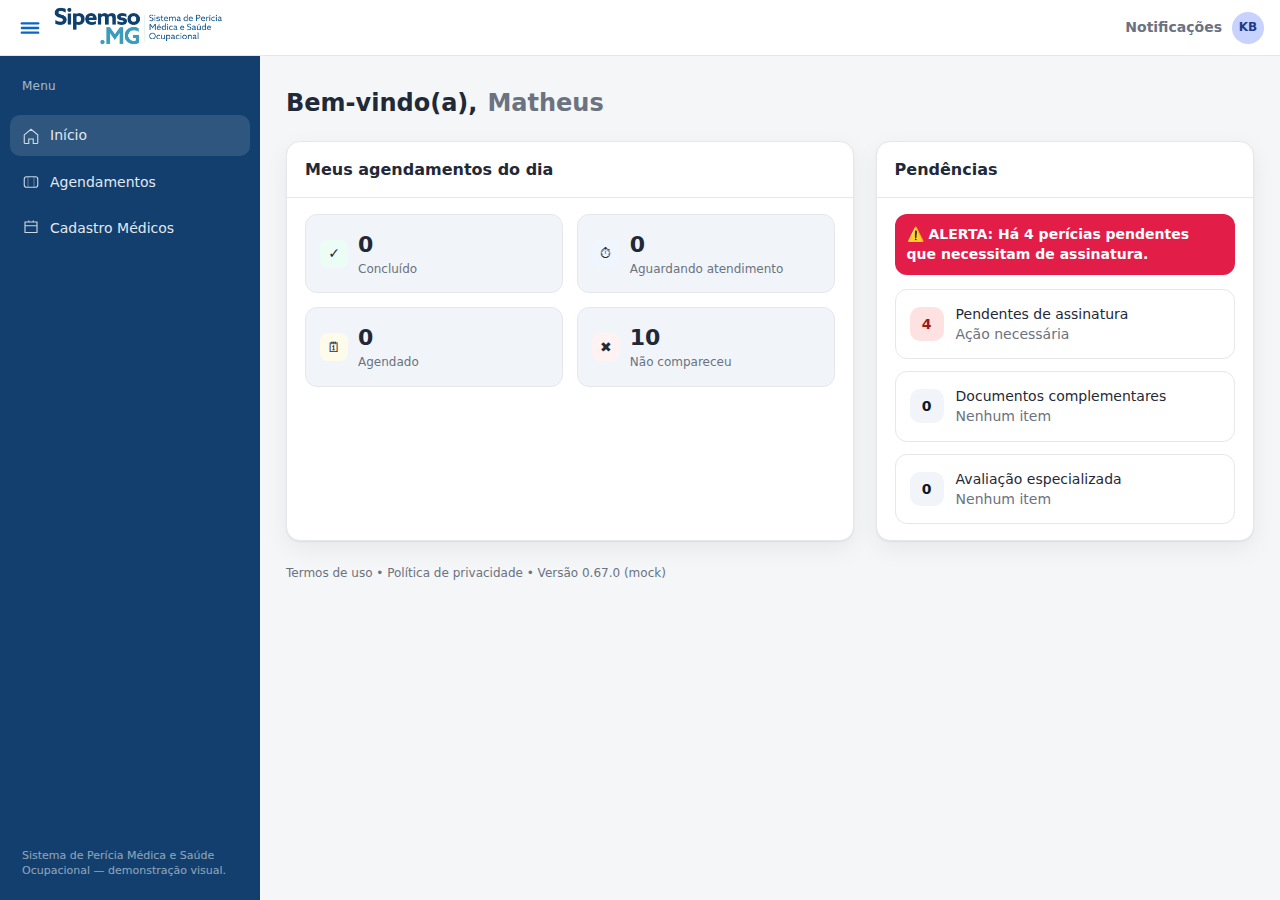
<file: index.html>
<!DOCTYPE html>
<html lang="pt-br">
<head>
<meta charset="utf-8" />
<meta name="viewport" content="width=device-width, initial-scale=1" />
<title>Sipemso.MG — Mock UI</title>
<link rel="stylesheet" href="css/index.css">
</head>
<body>
  <div class="app">
    <!-- Topbar -->
    <header class="topbar">
      <div class="brand" title="Apenas demonstração">
        <svg width="28" height="28" viewBox="0 0 24 24" fill="none" aria-hidden="true"><rect x="4" y="7" width="16" height="2" rx="1" fill="currentColor"/><rect x="4" y="11" width="16" height="2" rx="1" fill="currentColor"/><rect x="4" y="15" width="16" height="2" rx="1" fill="currentColor"/></svg>
        <img src="logo-sipemso.png" alt="Sipemso.MG" style="height:45px;">
      </div>
      <div class="spacer"></div>
      <div class="user">
        <span class="muted">Notificações</span>
        <div class="avatar">KB</div>
      </div>
    </header>

    <!-- Sidebar -->
    <aside class="sidebar">
      <div class="side-title">Menu</div>
      <nav class="nav">
        <a class="active" href="./index.html">
          <!-- home icon -->
          <svg width="18" height="18" viewBox="0 0 24 24" fill="none"><path d="M3 10.5 12 3l9 7.5V21a1 1 0 0 1-1 1h-5v-6H9v6H4a1 1 0 0 1-1-1v-10.5Z" stroke="currentColor" stroke-width="1.5"/></svg>
          Início
        </a>
        <a href="./agendamentos.html">
          <svg width="18" height="18" viewBox="0 0 24 24" fill="none"><path d="M8 7a4 4 0 1 0 0-8 4 4 0 0 0 0 8Zm8 0a4 4 0 1 0 0-8 4 4 0 0 0 0 8Z" transform="translate(0 9)" opacity="0"/><rect x="3" y="5" width="18" height="14" rx="3" stroke="currentColor" stroke-width="1.5"/><path d="M8 5v14M16 5v14" stroke="currentColor" stroke-width="1.5" opacity=".4"/></svg>
          Agendamentos
        </a>
        <a href="./cadastroMedicos.html">
          <svg width="18" height="18" viewBox="0 0 24 24" fill="none"><path d="M4 4h16v14H4z" stroke="currentColor" stroke-width="1.5"/><path d="M4 9h16M9 4v-2m6 2v-2" stroke="currentColor" stroke-width="1.5"/></svg>
          Cadastro Médicos
        </a>
      </nav>
      <div class="footer-note">
        Sistema de Perícia Médica e Saúde Ocupacional — demonstração visual.
      </div>
    </aside>

    <!-- Main -->
    <main class="main">
      <div class="page-title">
        Bem-vindo(a), <span class="muted">Matheus</span>
      </div>

      <div class="grid">
        <!-- Coluna esquerda -->
        <section class="card">
          <h3>Meus agendamentos do dia</h3>
          <div class="card-body">
            <div class="kpis">
              <div class="kpi ok">
                <div class="icon" title="Concluído">✓</div>
                <div>
                  <div class="n">0</div>
                  <div class="hint">Concluído</div>
                </div>
              </div>
              <div class="kpi pending">
                <div class="icon" title="Aguardando">⏱</div>
                <div>
                  <div class="n">0</div>
                  <div class="hint">Aguardando atendimento</div>
                </div>
              </div>
              <div class="kpi warn">
                <div class="icon" title="Agendado">🗓</div>
                <div>
                  <div class="n">0</div>
                  <div class="hint">Agendado</div>
                </div>
              </div>
              <div class="kpi missed">
                <div class="icon" title="Não compareceu">✖</div>
                <div>
                  <div class="n">10</div>
                  <div class="hint">Não compareceu</div>
                </div>
              </div>
            </div>
          </div>
        </section>

        <!-- Coluna direita: Pendências -->
        <section class="card">
          <h3>Pendências</h3>
          <div class="card-body">
            <div class="alert">⚠️ ALERTA: Há 4 perícias pendentes que necessitam de assinatura.</div>
            <div class="stats">
              <div class="stat">
                <div class="badge danger">4</div>
                <div>
                  <div>Pendentes de assinatura</div>
                  <div class="label">Ação necessária</div>
                </div>
              </div>
              <div class="stat">
                <div class="badge">0</div>
                <div>
                  <div>Documentos complementares</div>
                  <div class="label">Nenhum item</div>
                </div>
              </div>
              <div class="stat">
                <div class="badge">0</div>
                <div>
                  <div>Avaliação especializada</div>
                  <div class="label">Nenhum item</div>
                </div>
              </div>
            </div>
          </div>
        </section>
      </div>

      <div class="muted" style="margin-top:24px;font-size:12px">
        Termos de uso • Política de privacidade • Versão 0.67.0 (mock)
      </div>
    </main>
  </div>
</body>
</html>
</file>
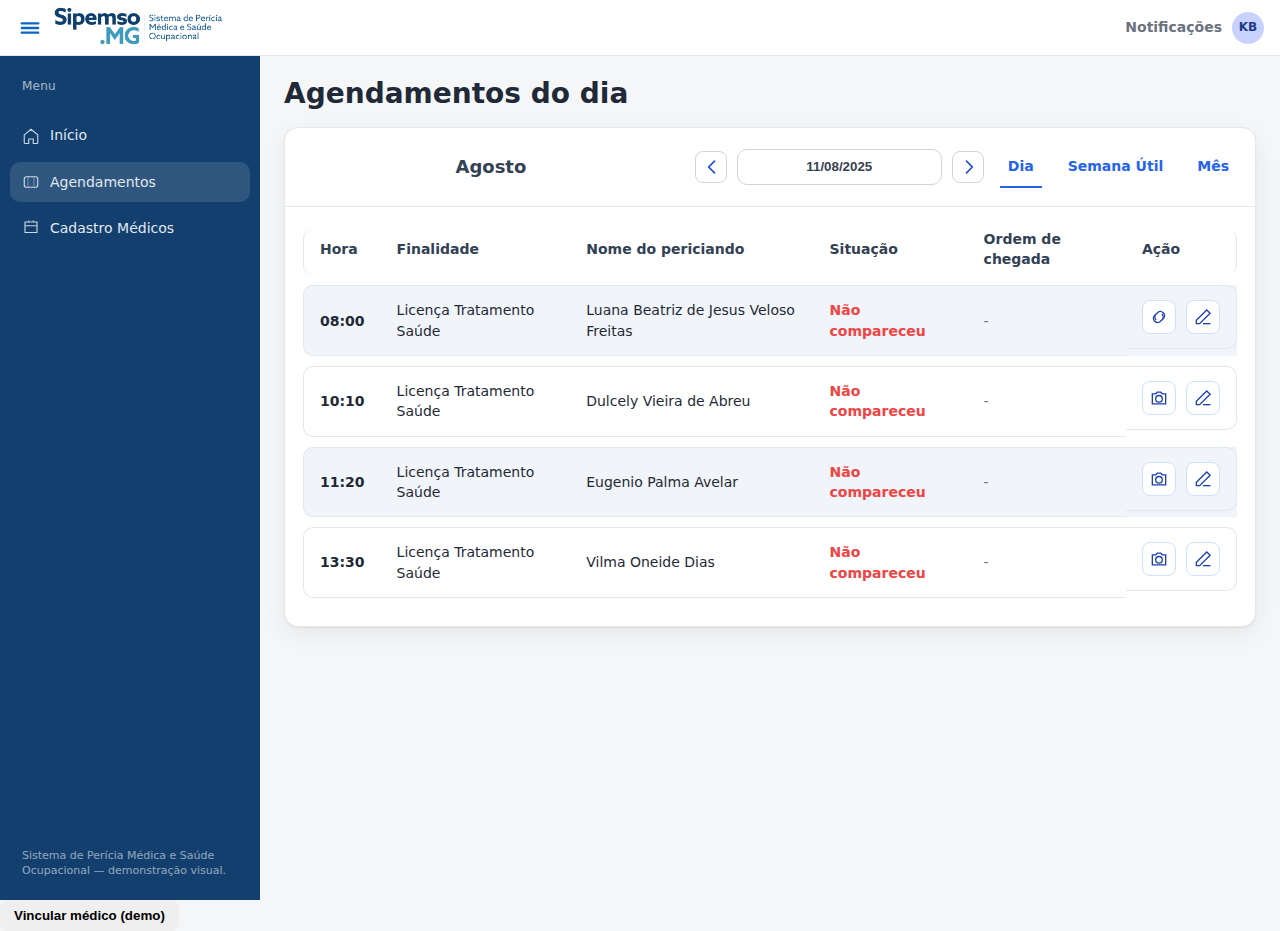
<file: agendamentos.html>
<!DOCTYPE html>
<html lang="pt-br">
<head>
<meta charset="utf-8" />
<meta name="viewport" content="width=device-width, initial-scale=1" />
<link rel="stylesheet" href="css/index.css">
<link rel="stylesheet" href="css/agendamentos/agendamentos.css">
<link rel="stylesheet" href="css/agendamentos/modalVincularMedico.css">

<title>Sipemso.MG — Mock UI</title>
</head>
<body>
  <div class="app">
    <!-- Topbar -->
    <header class="topbar">
      <div class="brand" title="Apenas demonstração">
        <svg width="28" height="28" viewBox="0 0 24 24" fill="none" aria-hidden="true"><rect x="4" y="7" width="16" height="2" rx="1" fill="currentColor"/><rect x="4" y="11" width="16" height="2" rx="1" fill="currentColor"/><rect x="4" y="15" width="16" height="2" rx="1" fill="currentColor"/></svg>
        <img src="logo-sipemso.png" alt="Sipemso.MG" style="height:45px;">
      </div>
      <div class="spacer"></div>
      <div class="user">
        <span class="muted">Notificações</span>
        <div class="avatar">KB</div>
      </div>
    </header>

    <!-- Sidebar -->
    <aside class="sidebar">
      <div class="side-title">Menu</div>
        <nav class="nav">
        <a  href="./dashboard.html">
          <!-- home icon -->
          <svg width="18" height="18" viewBox="0 0 24 24" fill="none"><path d="M3 10.5 12 3l9 7.5V21a1 1 0 0 1-1 1h-5v-6H9v6H4a1 1 0 0 1-1-1v-10.5Z" stroke="currentColor" stroke-width="1.5"/></svg>
          Início
        </a>
        <a class="active" href="./agendamentos.html">
          <svg width="18" height="18" viewBox="0 0 24 24" fill="none"><path d="M8 7a4 4 0 1 0 0-8 4 4 0 0 0 0 8Zm8 0a4 4 0 1 0 0-8 4 4 0 0 0 0 8Z" transform="translate(0 9)" opacity="0"/><rect x="3" y="5" width="18" height="14" rx="3" stroke="currentColor" stroke-width="1.5"/><path d="M8 5v14M16 5v14" stroke="currentColor" stroke-width="1.5" opacity=".4"/></svg>
          Agendamentos
        </a>
        <a href="./cadastroMedicos.html">
          <svg width="18" height="18" viewBox="0 0 24 24" fill="none"><path d="M4 4h16v14H4z" stroke="currentColor" stroke-width="1.5"/><path d="M4 9h16M9 4v-2m6 2v-2" stroke="currentColor" stroke-width="1.5"/></svg>
          Cadastro Médicos
        </a>
      </nav>
      <div class="footer-note">
        Sistema de Perícia Médica e Saúde Ocupacional — demonstração visual.
      </div>
    </aside>

    <!-- ====== MEUS AGENDAMENTOS ====== -->
<section class="page-wrap">
  <h1 class="page-h1">Agendamentos do dia</h1>

  <div class="card agds-card">
    <div class="agds-toolbar">
      <div class="agds-month">Agosto</div>

      <div class="agds-date-nav">
        <button class="icon-btn" aria-label="Anterior">
          <svg width="20" height="20" viewBox="0 0 24 24"><path d="M15 5l-7 7 7 7" fill="none" stroke="currentColor" stroke-width="2" stroke-linecap="round" stroke-linejoin="round"/></svg>
        </button>

        <input class="agds-date" type="text" value="11/08/2025" aria-label="Data" />

        <button class="icon-btn" aria-label="Próximo">
          <svg width="20" height="20" viewBox="0 0 24 24"><path d="M9 19l7-7-7-7" fill="none" stroke="currentColor" stroke-width="2" stroke-linecap="round" stroke-linejoin="round"/></svg>
        </button>
      </div>

      <nav class="agds-tabs" aria-label="Intervalo">
        <a href="#" class="tab active">Dia</a>
        <a href="#" class="tab">Semana Útil</a>
        <a href="#" class="tab">Mês</a>
      </nav>
    </div>

    <div class="agds-table-wrap">
      <table class="agds-table">
        <thead>
          <tr>
            <th>Hora</th>
            <th>Finalidade</th>
            <th>Nome do periciando</th>
            <th>Situação</th>
            <th>Ordem de chegada</th>
            <th>Ação</th>
          </tr>
        </thead>
        <tbody>
          <!-- linha 1 -->
          <tr class="is-alt">
            <td class="time">08:00</td>
            <td>Licença Tratamento Saúde</td>
            <td>Luana Beatriz de Jesus Veloso Freitas</td>
            <td><span class="status status-danger">Não compareceu</span></td>
            <td class="muted">-</td>
            <td class="actions">
              <button class="icon-btn" onclick="vincularMedico()" title="Abrir prontuário">
                <!-- link / chain icon para "vincular" -->
                <svg width="20" height="20" viewBox="0 0 24 24"><path d="M8.5 15.5a5 5 0 0 1 0-7l2-2a5 5 0 0 1 7 7l-1.5 1.5" fill="none" stroke="currentColor" stroke-width="1.6"/><path d="M15.5 8.5a5 5 0 0 1 0 7l-2 2a5 5 0 0 1-7-7L8 9.5" fill="none" stroke="currentColor" stroke-width="1.6"/></svg>
              </button>
              <button class="icon-btn" title="Editar">
                <!-- edit -->
                <svg width="20" height="20" viewBox="0 0 24 24"><path d="M12 20h9" stroke="currentColor" stroke-width="1.6" fill="none"/><path d="M16.5 3.5l4 4L8 20H4v-4z" stroke="currentColor" stroke-width="1.6" fill="none"/></svg>
              </button>
            </td>
          </tr>

          <!-- linha 2 -->
          <tr>
            <td class="time">10:10</td>
            <td>Licença Tratamento Saúde</td>
            <td>Dulcely Vieira de Abreu</td>
            <td><span class="status status-danger">Não compareceu</span></td>
            <td class="muted">-</td>
            <td class="actions">
              <button class="icon-btn" title="Abrir prontuário">
                <svg width="20" height="20" viewBox="0 0 24 24"><path d="M4 7h4l2-2h4l2 2h4v12H4z" fill="none" stroke="currentColor" stroke-width="1.6"/><circle cx="12" cy="13" r="4" fill="none" stroke="currentColor" stroke-width="1.6"/></svg>
              </button>
              <button class="icon-btn" title="Editar">
                <svg width="20" height="20" viewBox="0 0 24 24"><path d="M12 20h9" stroke="currentColor" stroke-width="1.6" fill="none"/><path d="M16.5 3.5l4 4L8 20H4v-4z" stroke="currentColor" stroke-width="1.6" fill="none"/></svg>
              </button>
            </td>
          </tr>

          <!-- repita os <tr> abaixo conforme necessário -->
          <tr class="is-alt">
            <td class="time">11:20</td>
            <td>Licença Tratamento Saúde</td>
            <td>Eugenio Palma Avelar</td>
            <td><span class="status status-danger">Não compareceu</span></td>
            <td class="muted">-</td>
            <td class="actions">
              <button class="icon-btn" title="Abrir prontuário">
                <svg width="20" height="20" viewBox="0 0 24 24"><path d="M4 7h4l2-2h4l2 2h4v12H4z" fill="none" stroke="currentColor" stroke-width="1.6"/><circle cx="12" cy="13" r="4" fill="none" stroke="currentColor" stroke-width="1.6"/></svg>
              </button>
              <button class="icon-btn" title="Editar">
                <svg width="20" height="20" viewBox="0 0 24 24"><path d="M12 20h9" stroke="currentColor" stroke-width="1.6" fill="none"/><path d="M16.5 3.5l4 4L8 20H4v-4z" stroke="currentColor" stroke-width="1.6" fill="none"/></svg>
              </button>
            </td>
          </tr>

          <tr>
            <td class="time">13:30</td>
            <td>Licença Tratamento Saúde</td>
            <td>Vilma Oneide Dias</td>
            <td><span class="status status-danger">Não compareceu</span></td>
            <td class="muted">-</td>
            <td class="actions">
              <button class="icon-btn" onclick="vincularMedico()" title="Abrir prontuário">
                <svg width="20" height="20" viewBox="0 0 24 24"><path d="M4 7h4l2-2h4l2 2h4v12H4z" fill="none" stroke="currentColor" stroke-width="1.6"/><circle cx="12" cy="13" r="4" fill="none" stroke="currentColor" stroke-width="1.6"/></svg>
              </button>
              <button class="icon-btn" title="Editar">
                <svg width="20" height="20" viewBox="0 0 24 24"><path d="M12 20h9" stroke="currentColor" stroke-width="1.6" fill="none"/><path d="M16.5 3.5l4 4L8 20H4v-4z" stroke="currentColor" stroke-width="1.6" fill="none"/></svg>
              </button>
            </td>
          </tr>

          <!-- ... continue as demais linhas (11:40, 11:50, 12:00 etc.) ... -->
        </tbody>
      </table>
    </div>
  </div>
</section>

  </div>
  <!-- Botão de exemplo para abrir (remova se já abrir por linha da tabela) -->
<button id="btnAbrirDemo" class="btn">Vincular médico (demo)</button>
<!-- ===== Modal Vincular Médico ===== -->
<div class="modal" id="modalVincular" aria-hidden="true">
  <div class="modal__backdrop" onclick="fecharModalVinculo()"></div>
  <div class="modal__dialog">
    <header class="modal__header">
      <h2>Vincular médico ao agendamento</h2>
      <button class="icon-btn modal__close" onclick="fecharModalVinculo()">×</button>
    </header>

    <div class="modal__body">
      <!-- Dados do agendamento -->
      <div class="agnd-grid">
        <div>
          <label class="lbl">Hora</label>
          <div class="ro">11:00</div>
        </div>
        <div>
          <label class="lbl">Data</label>
          <div class="ro">11/08/2025</div>
        </div>
        <div class="full">
          <label class="lbl">Finalidade</label>
          <div class="ro">Licença Tratamento Saúde</div>
        </div>
        <div class="full">
          <label class="lbl">Nome do periciando</label>
          <div class="ro">João da Silva</div>
        </div>
        <div>
          <label class="lbl">Situação</label>
          <div class="ro">Agendado</div>
        </div>
      </div>

      <!-- Seleção do médico -->
      <div class="field">
        <label for="selMedico" class="lbl">Médico responsável</label>
        <select id="selMedico" name="medicoId">
          <option value="">Selecione um médico…</option>
          <option value="1">Dra. Ana Moreira</option>
          <option value="2">Dr. Bruno Carvalho</option>
          <option value="3">Dra. Camila Rocha</option>
          <option value="4">Dr. Daniel Pires</option>
        </select>
      </div>
    </div>

    <!-- Rodapé -->
    <footer class="modal__footer">
      <button class="btn btn-ghost" onclick="fecharModalVinculo()">Cancelar</button>
      <button class="btn btn-primary" onclick="alert('Médico vinculado!')">Vincular</button>
    </footer>
  </div>
</div>


</body>
<script src="js/agendamentos.js"></script>
</html>
</file>
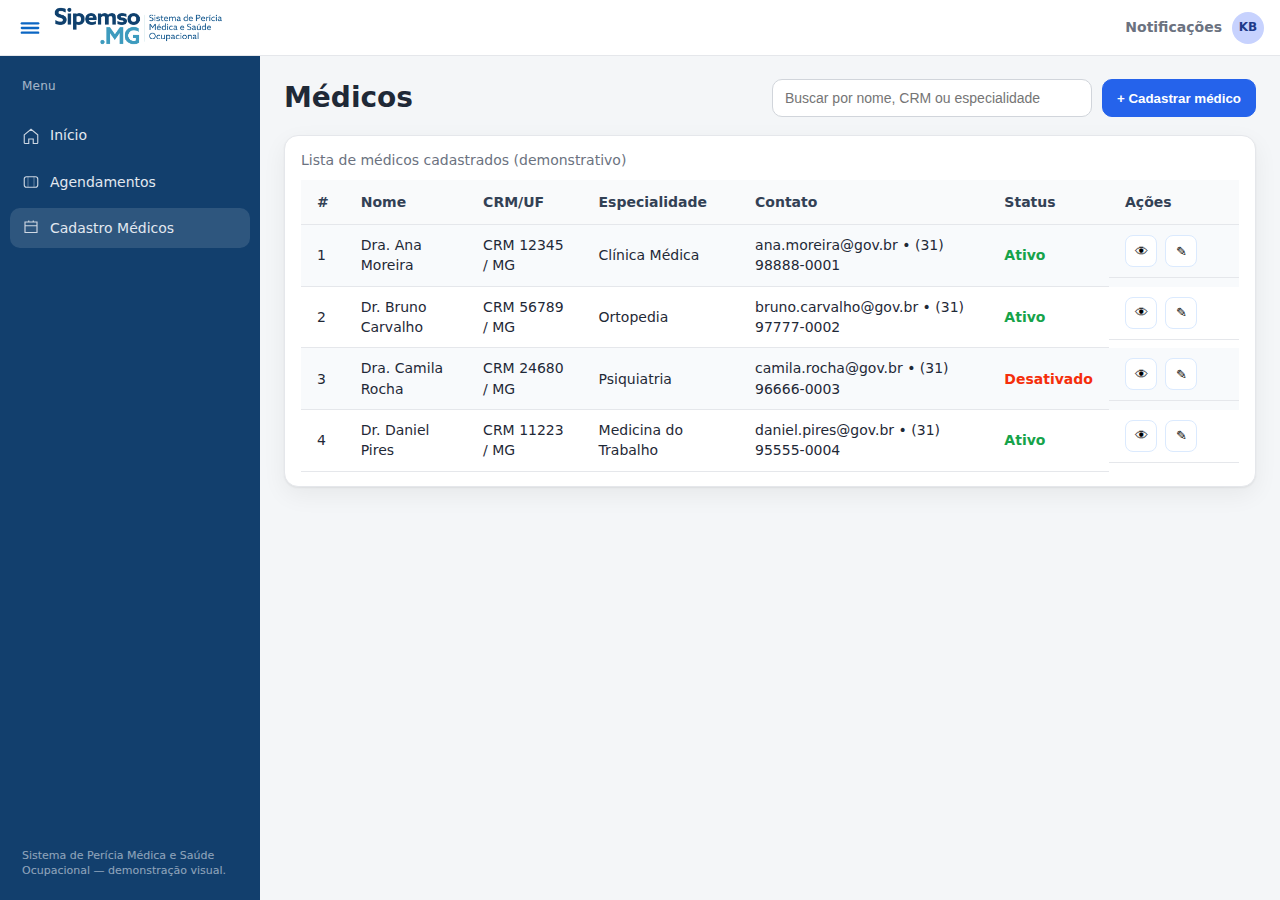
<file: cadastroMedicos.html>
<!DOCTYPE html>
<html lang="pt-br">
<head>
<meta charset="utf-8" />
<meta name="viewport" content="width=device-width, initial-scale=1" />
<title>Sipemso.MG — Mock UI</title>
<link rel="stylesheet" href="css/index.css">
<link rel="stylesheet" href="css/cadastroMedicos/cadastroMedicos.css">
</head>
<body>
  <div class="app">
    <!-- Topbar -->
    <header class="topbar">
      <div class="brand" title="Apenas demonstração">
        <svg width="28" height="28" viewBox="0 0 24 24" fill="none" aria-hidden="true"><rect x="4" y="7" width="16" height="2" rx="1" fill="currentColor"/><rect x="4" y="11" width="16" height="2" rx="1" fill="currentColor"/><rect x="4" y="15" width="16" height="2" rx="1" fill="currentColor"/></svg>
        <img src="logo-sipemso.png" alt="Sipemso.MG" style="height:45px;">
      </div>
      <div class="spacer"></div>
      <div class="user">
        <span class="muted">Notificações</span>
        <div class="avatar">KB</div>
      </div>
    </header>

    <!-- Sidebar -->
    <aside class="sidebar">
      <div class="side-title">Menu</div>
      <nav class="nav">
        <a href="./dashboard.html">
          <!-- home icon -->
          <svg width="18" height="18" viewBox="0 0 24 24" fill="none"><path d="M3 10.5 12 3l9 7.5V21a1 1 0 0 1-1 1h-5v-6H9v6H4a1 1 0 0 1-1-1v-10.5Z" stroke="currentColor" stroke-width="1.5"/></svg>
          Início
        </a>
        <a href="./agendamentos.html">
          <svg width="18" height="18" viewBox="0 0 24 24" fill="none"><path d="M8 7a4 4 0 1 0 0-8 4 4 0 0 0 0 8Zm8 0a4 4 0 1 0 0-8 4 4 0 0 0 0 8Z" transform="translate(0 9)" opacity="0"/><rect x="3" y="5" width="18" height="14" rx="3" stroke="currentColor" stroke-width="1.5"/><path d="M8 5v14M16 5v14" stroke="currentColor" stroke-width="1.5" opacity=".4"/></svg>
          Agendamentos
        </a>
        <a class="active" href="./cadastroMedicos.html">
          <svg width="18" height="18" viewBox="0 0 24 24" fill="none"><path d="M4 4h16v14H4z" stroke="currentColor" stroke-width="1.5"/><path d="M4 9h16M9 4v-2m6 2v-2" stroke="currentColor" stroke-width="1.5"/></svg>
          Cadastro Médicos
        </a>
      </nav>
      <div class="footer-note">
        Sistema de Perícia Médica e Saúde Ocupacional — demonstração visual.
      </div>
    </aside>

    <main class="page-wrap">
  <div class="page-title" style="display:flex;align-items:center;justify-content:space-between;gap:12px">
    <h1 class="page-h1" style="margin:0">Médicos</h1>
    <div style="display:flex;gap:10px">
      <input id="buscaMedico" type="search" placeholder="Buscar por nome, CRM ou especialidade"
             style="height:38px;min-width:320px;padding:0 12px;border:1px solid #d1d5db;border-radius:10px">
      <button class="btn btn-primary" onclick="abrirModalMedico()">
        + Cadastrar médico
      </button>
    </div>
  </div>

  <!-- Lista de médicos -->
  <section class="card" style="margin-top:14px">
    <div class="card-body" style="padding:14px 16px">
      <div class="muted" style="margin-bottom:10px">Lista de médicos cadastrados (demonstrativo)</div>
      <div class="agds-table-wrap" style="padding:0">
        <table id="tabelaMedicos" class="agds-table">
          <thead>
            <tr>
              <th style="width:32px">#</th>
              <th>Nome</th>
              <th>CRM/UF</th>
              <th>Especialidade</th>
              <th>Contato</th>
              <th>Status</th>
              <th style="width:130px">Ações</th>
            </tr>
          </thead>
          <tbody>
            <!-- linhas estáticas de exemplo -->
            <tr class="is-alt">
              <td>1</td>
              <td>Dra. Ana Moreira</td>
              <td>CRM 12345 / MG</td>
              <td>Clínica Médica</td>
              <td>ana.moreira@gov.br • (31) 98888-0001</td>
              <td><span class="status" style="color:#16a34a;font-weight:800">Ativo</span></td>
              <td class="actions">
                <button class="icon-btn" onclick="abrirModalMedico()" title="Visualizar">👁</button>
                <button class="icon-btn"  onclick="abrirModalMedico()"title="Editar">✎</button>
              </td>
            </tr>
            <tr>
              <td>2</td>
              <td>Dr. Bruno Carvalho</td>
              <td>CRM 56789 / MG</td>
              <td>Ortopedia</td>
              <td>bruno.carvalho@gov.br • (31) 97777-0002</td>
              <td><span class="status" style="color:#16a34a;font-weight:800">Ativo</span></td>
              <td class="actions">
                <button class="icon-btn" onclick="abrirModalMedico()" title="Visualizar">👁</button>
                <button class="icon-btn"  onclick="abrirModalMedico()"title="Editar">✎</button>

              </td>
            </tr>
            <tr class="is-alt">
              <td>3</td>
              <td>Dra. Camila Rocha</td>
              <td>CRM 24680 / MG</td>
              <td>Psiquiatria</td>
              <td>camila.rocha@gov.br • (31) 96666-0003</td>
              <td><span class="status" style="color:#f52e0b;font-weight:800">Desativado</span></td>
              <td class="actions">
                <button class="icon-btn" onclick="abrirModalMedico()" title="Visualizar">👁</button>
                <button class="icon-btn"  onclick="abrirModalMedico()"title="Editar">✎</button>
              </td>
            </tr>
            <tr>
              <td>4</td>
              <td>Dr. Daniel Pires</td>
              <td>CRM 11223 / MG</td>
              <td>Medicina do Trabalho</td>
              <td>daniel.pires@gov.br • (31) 95555-0004</td>
              <td><span class="status" style="color:#16a34a;font-weight:800">Ativo</span></td>
              <td class="actions">
                <button class="icon-btn" onclick="abrirModalMedico()" title="Visualizar">👁</button>
                <button class="icon-btn"  onclick="abrirModalMedico()" title="Editar">✎</button>
              </td>
            </tr>
          </tbody>
        </table>
      </div>
    </div>
  </section>

  <!-- Modal de cadastro -->
  <div class="modal" id="modalMedico" aria-hidden="true" role="dialog" aria-modal="true">
    <div class="modal__backdrop" onclick="fecharModalMedico()"></div>
    <div class="modal__dialog" role="document" style="max-width:760px">
      <header class="modal__header">
        <h2 style="margin:0">Cadastrar médico</h2>
        <button class="icon-btn modal__close" onclick="fecharModalMedico()">×</button>
      </header>

      <form class="modal__body" onsubmit="event.preventDefault(); alert('Demo: cadastro não persistido'); fecharModalMedico();">
        <div class="agnd-grid">
          <div class="full">
            <label class="lbl">Nome completo</label>
            <input type="text" placeholder="Ex.: Dra. Maria de Souza" required
                   style="width:100%;height:38px;padding:0 12px;border:1px solid #d1d5db;border-radius:10px">
          </div>
          <div>
            <label class="lbl">CPF</label>
            <input type="text" placeholder="Ex.: 12345" required
                   style="width:100%;height:38px;padding:0 12px;border:1px solid #d1d5db;border-radius:10px">
          </div>
          <div>
            <label class="lbl">CRM</label>
            <input type="text" placeholder="Ex.: 12345" required
                   style="width:100%;height:38px;padding:0 12px;border:1px solid #d1d5db;border-radius:10px">
          </div>

          <div>
            <label class="lbl">UF</label>
            <select required style="width:100%;height:38px;padding:0 10px;border:1px solid #d1d5db;border-radius:10px">
              <option value="" selected disabled>Selecione</option>
              <option>MG</option><option>SP</option><option>RJ</option><option>ES</option>
            </select>
          </div>

          <div>
            <label class="lbl">Especialidade</label>
            <select required style="width:100%;height:38px;padding:0 10px;border:1px solid #d1d5db;border-radius:10px">
              <option value="" selected disabled>Selecione</option>
              <option>Clínica Médica</option>
              <option>Medicina do Trabalho</option>
              <option>Ortopedia</option>
              <option>Psiquiatria</option>
              <option>Cardiologia</option>
            </select>
          </div>

          <div>
            <label class="lbl">Telefone</label>
            <input type="tel" placeholder="(31) 9 9999-9999"
                   style="width:100%;height:38px;padding:0 12px;border:1px solid #d1d5db;border-radius:10px">
          </div>

          <div>
            <label class="lbl">E-mail</label>
            <input type="email" placeholder="nome@gov.br"
                   style="width:100%;height:38px;padding:0 12px;border:1px solid #d1d5db;border-radius:10px">
          </div>

          <div>
            <label class="lbl">Status</label>
            <select style="width:100%;height:38px;padding:0 10px;border:1px solid #d1d5db;border-radius:10px">
              <option selected>Ativo</option>
              <option>Inativo</option>
              <option>Em férias</option>
            </select>
          </div>

          <div class="full">
            <label class="lbl">Observações / Agenda</label>
            <textarea rows="3" placeholder="Ex.: Atende seg–sex, 08h–12h"
                      style="width:100%;padding:10px 12px;border:1px solid #d1d5db;border-radius:10px;resize:vertical"></textarea>
          </div>
        </div>

        <footer class="modal__footer">
          <button type="button" class="btn btn-ghost" onclick="fecharModalMedico()">Cancelar</button>
          <button type="submit" class="btn btn-primary">Salvar</button>
        </footer>
      </form>
    </div>
  </div>

  <!-- Script mínimo para abrir/fechar modal e filtro de busca (demo) -->
  <script>
    function abrirModalMedico(){ 
      document.getElementById('modalMedico').classList.add('is-open');
      document.getElementById('modalMedico').setAttribute('aria-hidden','false');
    }
    function fecharModalMedico(){ 
      document.getElementById('modalMedico').classList.remove('is-open');
      document.getElementById('modalMedico').setAttribute('aria-hidden','true');
    }

    // Filtro simples da lista (nome, CRM, especialidade)
    document.getElementById('buscaMedico')?.addEventListener('input', function(){
      const q = this.value.toLowerCase();
      document.querySelectorAll('#tabelaMedicos tbody tr').forEach(tr=>{
        tr.style.display = tr.innerText.toLowerCase().includes(q) ? '' : 'none';
      });
    });
  </script>
</main>

  </div>
</body>
</html>
</file>
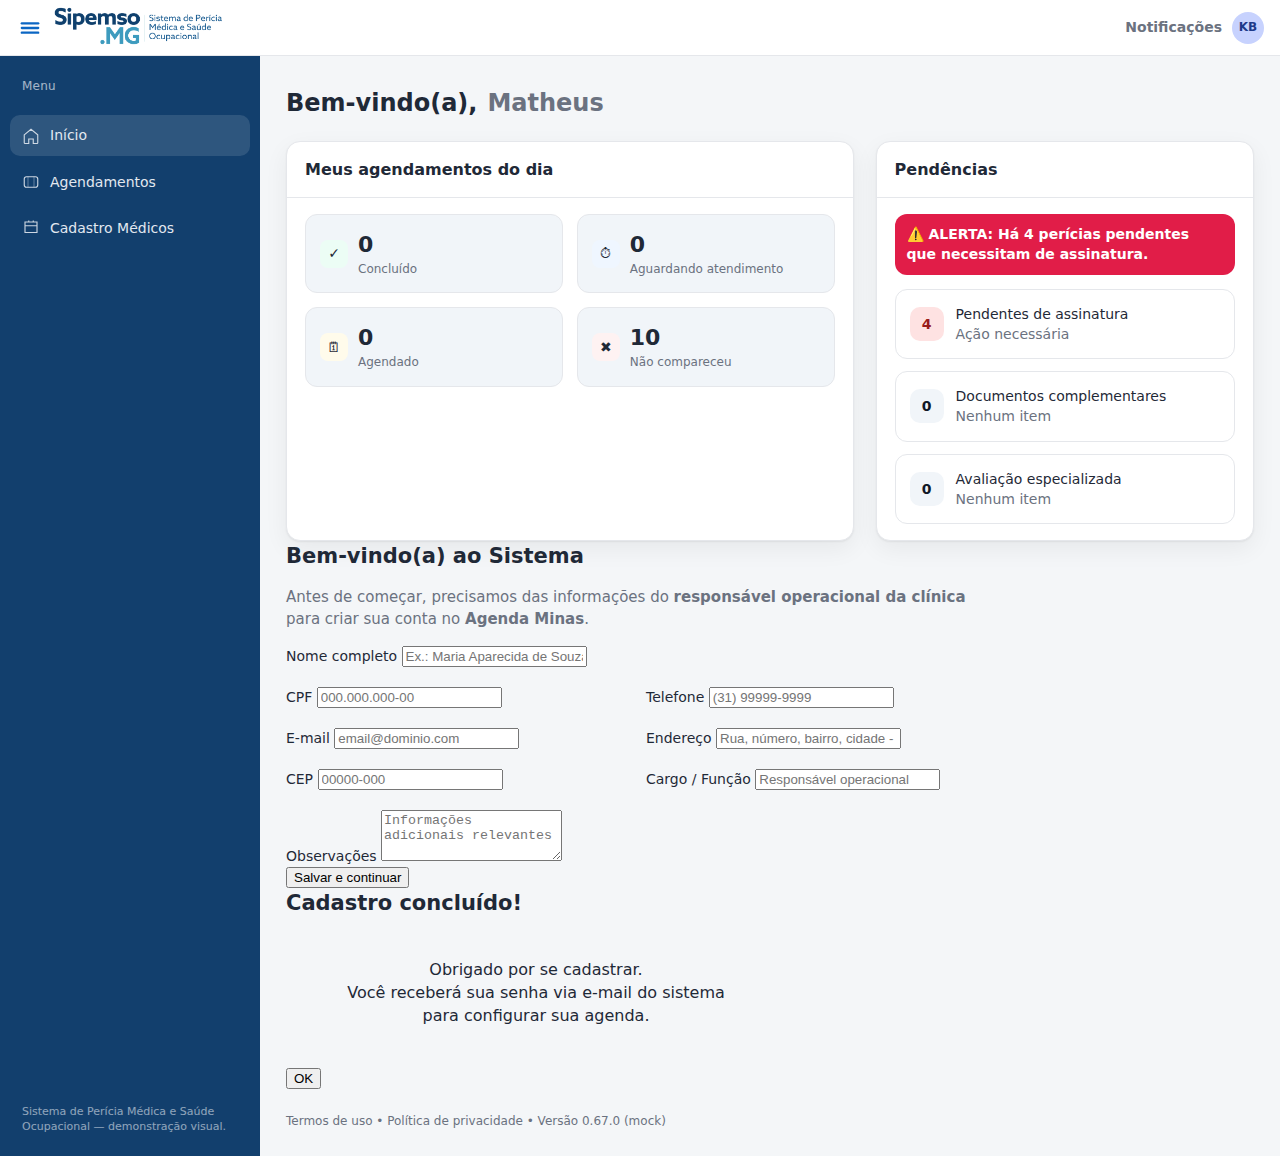
<file: dashboard.html>
<!DOCTYPE html>
<html lang="pt-br">
<head>
<meta charset="utf-8" />
<meta name="viewport" content="width=device-width, initial-scale=1" />
<title>Sipemso.MG — Mock UI</title>
<link rel="stylesheet" href="css/index.css">
</head>
<body>
  <div class="app">
    <!-- Topbar -->
    <header class="topbar">
      <div class="brand" title="Apenas demonstração">
        <svg width="28" height="28" viewBox="0 0 24 24" fill="none" aria-hidden="true"><rect x="4" y="7" width="16" height="2" rx="1" fill="currentColor"/><rect x="4" y="11" width="16" height="2" rx="1" fill="currentColor"/><rect x="4" y="15" width="16" height="2" rx="1" fill="currentColor"/></svg>
        <img src="logo-sipemso.png" alt="Sipemso.MG" style="height:45px;">
      </div>
      <div class="spacer"></div>
      <div class="user">
        <span class="muted">Notificações</span>
        <div class="avatar">KB</div>
      </div>
    </header>

    <!-- Sidebar -->
    <aside class="sidebar">
      <div class="side-title">Menu</div>
      <nav class="nav">
        <a class="active" href="./dashboard.html">
          <!-- home icon -->
          <svg width="18" height="18" viewBox="0 0 24 24" fill="none"><path d="M3 10.5 12 3l9 7.5V21a1 1 0 0 1-1 1h-5v-6H9v6H4a1 1 0 0 1-1-1v-10.5Z" stroke="currentColor" stroke-width="1.5"/></svg>
          Início
        </a>
        <a href="./agendamentos.html">
          <svg width="18" height="18" viewBox="0 0 24 24" fill="none"><path d="M8 7a4 4 0 1 0 0-8 4 4 0 0 0 0 8Zm8 0a4 4 0 1 0 0-8 4 4 0 0 0 0 8Z" transform="translate(0 9)" opacity="0"/><rect x="3" y="5" width="18" height="14" rx="3" stroke="currentColor" stroke-width="1.5"/><path d="M8 5v14M16 5v14" stroke="currentColor" stroke-width="1.5" opacity=".4"/></svg>
          Agendamentos
        </a>
        <a href="./cadastroMedicos.html">
          <svg width="18" height="18" viewBox="0 0 24 24" fill="none"><path d="M4 4h16v14H4z" stroke="currentColor" stroke-width="1.5"/><path d="M4 9h16M9 4v-2m6 2v-2" stroke="currentColor" stroke-width="1.5"/></svg>
          Cadastro Médicos
        </a>
      </nav>
      <div class="footer-note">
        Sistema de Perícia Médica e Saúde Ocupacional — demonstração visual.
      </div>
    </aside>

    <!-- Main -->
    <main class="main">
      <div class="page-title">
        Bem-vindo(a), <span class="muted">Matheus</span>
      </div>

      <div class="grid">
        <!-- Coluna esquerda -->
        <section class="card">
          <h3>Meus agendamentos do dia</h3>
          <div class="card-body">
            <div class="kpis">
              <div class="kpi ok">
                <div class="icon" title="Concluído">✓</div>
                <div>
                  <div class="n">0</div>
                  <div class="hint">Concluído</div>
                </div>
              </div>
              <div class="kpi pending">
                <div class="icon" title="Aguardando">⏱</div>
                <div>
                  <div class="n">0</div>
                  <div class="hint">Aguardando atendimento</div>
                </div>
              </div>
              <div class="kpi warn">
                <div class="icon" title="Agendado">🗓</div>
                <div>
                  <div class="n">0</div>
                  <div class="hint">Agendado</div>
                </div>
              </div>
              <div class="kpi missed">
                <div class="icon" title="Não compareceu">✖</div>
                <div>
                  <div class="n">10</div>
                  <div class="hint">Não compareceu</div>
                </div>
              </div>
            </div>
          </div>
        </section>

        <!-- Coluna direita: Pendências -->
        <section class="card">
          <h3>Pendências</h3>
          <div class="card-body">
            <div class="alert">⚠️ ALERTA: Há 4 perícias pendentes que necessitam de assinatura.</div>
            <div class="stats">
              <div class="stat">
                <div class="badge danger">4</div>
                <div>
                  <div>Pendentes de assinatura</div>
                  <div class="label">Ação necessária</div>
                </div>
              </div>
              <div class="stat">
                <div class="badge">0</div>
                <div>
                  <div>Documentos complementares</div>
                  <div class="label">Nenhum item</div>
                </div>
              </div>
              <div class="stat">
                <div class="badge">0</div>
                <div>
                  <div>Avaliação especializada</div>
                  <div class="label">Nenhum item</div>
                </div>
              </div>
            </div>
          </div>
        </section>
      </div>
<!-- Modal de boas-vindas -->
<div class="modal" id="modalBoasVindas" aria-hidden="true">
  <div class="modal__backdrop"></div>
  <div class="modal__dialog" style="max-width: 700px;">
    <header class="modal__header">
      <h2 style="margin:0">Bem-vindo(a) ao Sistema</h2>
    </header>

    <form class="modal__body" id="formBoasVindas" onsubmit="enviarBoasVindas(event)">
      <p class="muted" style="margin-bottom: 16px; font-size: 15px;">
        Antes de começar, precisamos das informações do <strong>responsável operacional da clínica</strong>
        para criar sua conta no <strong>Agenda Minas</strong>.
      </p>

      <div class="agnd-grid" style="display: grid; grid-template-columns: 1fr 1fr; gap: 20px;">
        <div style="grid-column: 1 / span 2;">
          <label class="lbl">Nome completo</label>
          <input type="text" placeholder="Ex.: Maria Aparecida de Souza">
        </div>

        <div>
          <label class="lbl">CPF</label>
          <input type="text" placeholder="000.000.000-00">
        </div>

        <div>
          <label class="lbl">Telefone</label>
          <input type="tel" placeholder="(31) 99999-9999">
        </div>

        <div class="full">
          <label class="lbl">E-mail</label>
          <input type="email" placeholder="email@dominio.com">
        </div>

        <div class="full">
          <label class="lbl">Endereço</label>
          <input type="text" placeholder="Rua, número, bairro, cidade - UF">
        </div>

        <div>
          <label class="lbl">CEP</label>
          <input type="text" placeholder="00000-000">
        </div>

        <div>
          <label class="lbl">Cargo / Função</label>
          <input type="text" placeholder="Responsável operacional">
        </div>

        <div class="full">
          <label class="lbl">Observações</label>
          <textarea rows="3" placeholder="Informações adicionais relevantes"></textarea>
        </div>
      </div>

      <footer class="modal__footer">
        <button type="submit" class="btn btn-primary">Salvar e continuar</button>
      </footer>
    </form>
  </div>
</div>
<!-- Modal 2: Confirmação -->
<div class="modal" id="modalConfirmacao" aria-hidden="true">
  <div class="modal__backdrop"></div>
  <div class="modal__dialog" style="max-width: 500px;">
    <header class="modal__header">
      <h2 style="margin:0">Cadastro concluído!</h2>
    </header>

    <div class="modal__body" style="text-align:center; padding: 24px;">
      <p style="font-size: 16px; margin-bottom: 16px;">
        Obrigado por se cadastrar.<br>
        Você receberá sua senha via e-mail do sistema<br>
        para configurar sua agenda.
      </p>
    </div>

    <footer class="modal__footer" style="justify-content: center;">
      <button class="btn btn-primary" onclick="fecharModalConfirmacao()">OK</button>
    </footer>
  </div>
</div>
      <div class="muted" style="margin-top:24px;font-size:12px">
        Termos de uso • Política de privacidade • Versão 0.67.0 (mock)
      </div>
      
    </main>
    
  </div>
</body>
<script>
  function abrirModalBoasVindas() {
    document.getElementById('modalBoasVindas').classList.add('is-open');
    document.getElementById('modalBoasVindas').setAttribute('aria-hidden', 'false');
  }

  function fecharModalBoasVindas() {
    document.getElementById('modalBoasVindas').classList.remove('is-open');
    document.getElementById('modalBoasVindas').setAttribute('aria-hidden', 'true');
  }

  function abrirModalConfirmacao() {
    document.getElementById('modalConfirmacao').classList.add('is-open');
    document.getElementById('modalConfirmacao').setAttribute('aria-hidden', 'false');
  }

  function fecharModalConfirmacao() {
    document.getElementById('modalConfirmacao').classList.remove('is-open');
    document.getElementById('modalConfirmacao').setAttribute('aria-hidden', 'true');
  }

  function enviarBoasVindas(e) {
    e.preventDefault();
    fecharModalBoasVindas();
    abrirModalConfirmacao();
  }

  // Abrir automaticamente para demonstração
  window.addEventListener('DOMContentLoaded', abrirModalBoasVindas);
</script>


</html>
</file>
<file: css/index.css>
:root{
    --bg:#f4f6f8;
    --surface:#fff;
    --text:#1f2937;
    --muted:#6b7280;
    --primary:#0b66c3;
    --primary-600:#0a5ab0;
    --accent:#e11d48; /* alerta */
    --ok:#10b981;
    --warn:#f59e0b;
    --pending:#3b82f6;
    --danger:#ef4444;
    --border:#e5e7eb;
    --sidebar:#123F6D;
    --sidebar-ink:#e2e8f0;
    --chip:#f1f5f9;
    --radius:14px;
    --shadow:0 1px 2px rgba(0,0,0,.06),0 8px 24px rgba(0,0,0,.06);
  }
  *{box-sizing:border-box}
  html,body{height:100%}
  body{
    margin:0;
    font:14px/1.45 system-ui,-apple-system,Segoe UI,Roboto,Ubuntu,"Helvetica Neue",Arial;
    color:var(--text);
    background:var(--bg);
  }

  /* LAYOUT */
  .app{
    display:grid;
    grid-template-rows:56px 1fr;
    grid-template-columns:260px 1fr;
    grid-template-areas:
      "top top"
      "side main";
    min-height:100vh;
  }
  .topbar{
    grid-area:top;
    position:sticky; top:0;
    z-index:10;
    background:var(--surface);
    border-bottom:1px solid var(--border);
    display:flex; align-items:center; gap:12px;
    padding:0 16px;
  }
  .brand{
    display:flex; align-items:center; gap:10px; font-weight:700;
    color:var(--primary);
  }
  .brand .dot{width:8px;height:8px;border-radius:999px;background:var(--primary)}
  .spacer{flex:1}
  .user{
    display:flex;align-items:center;gap:10px;color:var(--muted);
    font-weight:600;
  }
  .avatar{
    width:32px;height:32px;border-radius:50%;background:#c7d2fe;
    display:grid;place-items:center;font-size:12px;color:#1e3a8a;
  }

  .sidebar{
    grid-area:side;
    background:var(--sidebar);
    color:var(--sidebar-ink);
    padding:12px 10px;
    display:flex;flex-direction:column;gap:6px;
  }
  .side-title{padding:10px 12px;opacity:.7;font-size:12px;letter-spacing:.02em}
  .nav{
    display:flex;flex-direction:column;gap:6px;margin-top:4px
  }
  .nav a{
    appearance:none;text-decoration:none;color:var(--sidebar-ink);
    padding:10px 12px;border-radius:10px;display:flex;align-items:center;gap:10px;
  }
  .nav a:hover{background:rgba(255,255,255,.06)}
  .nav a.active{background:rgba(255,255,255,.12)}
  .nav svg{opacity:.9}
  .footer-note{
    margin-top:auto;opacity:.6;font-size:11px;padding:10px 12px;line-height:1.3
  }

  .main{
    grid-area:main;
    padding:26px;
  }
  .page-title{
    font-size:24px;font-weight:800;display:flex;align-items:center;gap:10px;margin:4px 0 20px;
  }
  .star{color:#fbbf24}

  /* CARDS */
  .grid{
    display:grid;
    grid-template-columns:1.2fr .8fr;
    gap:22px;
  }
  .card{
    background:var(--surface);
    border:1px solid var(--border);
    border-radius:var(--radius);
    box-shadow:var(--shadow);
  }
  .card h3{
    margin:0;padding:16px 18px;border-bottom:1px solid var(--border);
    font-size:16px
  }
  .card-body{padding:16px 18px}

  .kpis{
    display:grid;
    grid-template-columns:1fr 1fr;
    gap:14px;
  }
  .kpi{
    border:1px solid var(--border);
    border-radius:12px;
    padding:14px;
    display:grid;grid-template-columns:auto 1fr auto;align-items:center;gap:10px;
    background:var(--chip)
  }
  .kpi .icon{
    width:28px;height:28px;border-radius:8px;display:grid;place-items:center;
    background:#e8f5ff
  }
  .kpi .n{font-size:22px;font-weight:800}
  .kpi .hint{color:var(--muted);font-size:12px}
  .kpi.ok .icon{background:#ecfdf5}
  .kpi.warn .icon{background:#fffbeb}
  .kpi.pending .icon{background:#eff6ff}
  .kpi.missed .icon{background:#fef2f2}

  /* PENDÊNCIAS */
  .alert{
    display:flex;align-items:center;gap:10px;background:var(--accent);
    color:#fff;border-radius:12px;padding:10px 12px;margin-bottom:14px;font-weight:700
  }
  .stats{
    display:grid;grid-template-columns:1fr;gap:12px
  }
  .stat{
    border:1px solid var(--border);border-radius:12px;padding:14px;background:#fff;
    display:flex;align-items:center;gap:12px
  }
  .stat .badge{
    width:34px;height:34px;border-radius:10px;display:grid;place-items:center;font-weight:800;
    background:#f1f5f9;color:#111827
  }
  .stat .label{color:var(--muted)}
  .stat .badge.danger{background:#fee2e2;color:#991b1b}
  .muted{color:var(--muted)}

  /* RESPONSIVO */
  @media (max-width: 1080px){
    .app{grid-template-columns:220px 1fr}
  }
  @media (max-width: 900px){
    .app{grid-template-columns:1fr}
    .sidebar{display:none}
    .grid{grid-template-columns:1fr}
  }
</file>
<file: css/agendamentos/agendamentos.css>
/* ====== estilos da seção Meus agendamentos ====== */
.page-wrap{padding:18px 24px}
.page-h1{
  margin:0 0 12px;
  font-size:28px;font-weight:800;color:#1f2937;
  display:flex;align-items:center;gap:8px
}
.page-h1 .star{color:#0ea5e9}

.card{
  background:#fff;border:1px solid #e5e7eb;border-radius:14px;
  box-shadow:0 1px 2px rgba(0,0,0,.06),0 8px 24px rgba(0,0,0,.06)
}

/* toolbar */
.agds-card{padding:0}
.agds-toolbar{
  display:grid;grid-template-columns:1fr auto auto;
  align-items:center;gap:16px;padding:18px;border-bottom:1px solid #e5e7eb
}
.agds-month{
  text-align:center;font-weight:800;color:#334155;font-size:18px
}
.agds-date-nav{display:flex;align-items:center;gap:10px;justify-self:center}
.agds-date{
  height:36px;padding:0 12px;border:1px solid #d1d5db;border-radius:10px;
  font-weight:600;color:#374151;min-width:150px;text-align:center
}
.icon-btn{
  border:1px solid #dbeafe;background:#fff;border-radius:10px;
  width:36px;height:36px;display:grid;place-items:center;color:#1d4ed8;
  cursor:pointer
}
.icon-btn:hover{background:#eff6ff}

.agds-tabs{
  display:flex;gap:18px;justify-content:flex-end
}
.agds-tabs .tab{
  padding:10px 8px;text-decoration:none;color:#2563eb;font-weight:700;
  border-bottom:2px solid transparent
}
.agds-tabs .tab:hover{border-color:#bfdbfe}
.agds-tabs .tab.active{border-color:#2563eb}

/* tabela */
.agds-table-wrap{padding:12px 18px 18px}
.agds-table{
  width:100%;border-collapse:separate;border-spacing:0 10px
}
.agds-table thead th{
  text-align:left;font-weight:700;color:#334155;font-size:14px;
  padding:0 16px 6px
}
.agds-table tbody tr{
  border:1px solid #e5e7eb;background:#fff
}
.agds-table tbody td{
  padding:14px 16px;border-top:1px solid #e5e7eb;border-bottom:1px solid #e5e7eb
}
.agds-table tbody tr td:first-child,
.agds-table thead th:first-child{border-left:1px solid #e5e7eb;border-top-left-radius:10px;border-bottom-left-radius:10px}
.agds-table tbody tr td:last-child,
.agds-table thead th:last-child{border-right:1px solid #e5e7eb;border-top-right-radius:10px;border-bottom-right-radius:10px}

.agds-table tbody tr.is-alt{background:#f1f5f9}
.agds-table tbody tr.is-alt td{border-color:#e2e8f0}
.agds-table tbody tr:hover{background:#eaf2ff}

.time{font-weight:800;color:#1f2937}
.muted{color:#6b7280}

/* situação */
.status{font-weight:800}
.status-danger{color:#ef4444}

/* ações */
.actions{display:flex;gap:10px}
.actions .icon-btn{
  width:34px;height:34px;border-color:#cfe1ff;color:#1e40af;border-radius:8px
}

/* responsivo */
@media (max-width: 900px){
  .agds-toolbar{grid-template-columns:1fr;justify-items:center}
  .agds-tabs{justify-content:center}
  .agds-table thead{display:none}
  .agds-table tbody tr{display:grid;grid-template-columns:1fr 1fr;gap:8px;padding:10px}
  .agds-table tbody td{border:none;padding:6px 8px}
  .actions{grid-column:1/-1;justify-content:flex-end}
}
</file>
<file: css/agendamentos/modalVincularMedico.css>
.modal{position:fixed;inset:0;display:none;z-index:1000}
.modal.is-open{display:block}
.modal__backdrop{position:absolute;inset:0;background:rgba(15,23,42,.45)}
.modal__dialog{
  position:relative;
  margin:6vh auto 0;
  max-width:600px;
  background:#fff;
  border-radius:12px;
  overflow:hidden;
  box-shadow:0 10px 40px rgba(0,0,0,.3);
}
.modal__header, .modal__footer{
  padding:14px 16px;
  background:#f8fafc;
  display:flex;
  justify-content:space-between;
  align-items:center;
}
.modal__body{padding:16px}
.modal__close{
  font-size:22px;
  background:none;
  border:none;
  cursor:pointer;
}
.lbl{font-weight:700;margin-bottom:4px;display:block}
.ro{
  background:#f1f5f9;
  padding:8px 12px;
  border-radius:8px;
}
.field{margin-top:14px}
.agnd-grid{display:grid;grid-template-columns:1fr 1fr;gap:12px}
.agnd-grid .full{grid-column:1/-1}
.btn{
  padding:8px 14px;
  border:none;
  border-radius:8px;
  cursor:pointer;
  font-weight:700;
}
.btn-primary{background:#2563eb;color:#fff}
.btn-primary:hover{background:#1e40af}
.btn-ghost{background:#fff;border:1px solid #d1d5db}
.icon-btn{
  background:#fff;
  border:1px solid #d1d5db;
  width:32px;
  height:32px;
  border-radius:8px;
  cursor:pointer;
}
</file>
<file: css/cadastroMedicos/cadastroMedicos.css>
/* ==== Cabeçalho da página ==== */
.page-wrap {
  padding: 18px 24px;
}

.page-h1 {
  margin: 0;
  font-size: 28px;
  font-weight: 800;
  color: #1f2937;
}

.page-title {
  margin-bottom: 16px;
}

#buscaMedico {
  border: 1px solid #d1d5db;
  border-radius: 10px;
  height: 38px;
  padding: 0 12px;
  font-size: 14px;
}

/* ==== Tabela de médicos ==== */
.agds-table-wrap {
  overflow-x: auto;
}

.agds-table {
  width: 100%;
  border-collapse: separate;
  border-spacing: 0;
  font-size: 14px;
}

.agds-table thead th {
  text-align: left;
  font-weight: 700;
  color: #334155;
  padding: 12px 16px;
  border-bottom: 1px solid #e5e7eb;
  background: #f9fafb;
}

.agds-table tbody td {
  padding: 10px 16px;
  border-bottom: 1px solid #e5e7eb;
}

.agds-table tbody tr.is-alt {
  background: #f8fafc;
}

.agds-table tbody tr:hover {
  background: #eff6ff;
}

.status {
  font-weight: 700;
}

/* ==== Botões de ação na tabela ==== */
.actions {
  display: flex;
  gap: 8px;
}

.icon-btn {
  border: 1px solid #dbeafe;
  background: #fff;
  border-radius: 8px;
  width: 32px;
  height: 32px;
  display: grid;
  place-items: center;
  cursor: pointer;
}

.icon-btn:hover {
  background: #eff6ff;
}

/* ==== Botões principais ==== */
.btn {
  appearance: none;
  border: 1px solid #d1d5db;
  background: #fff;
  border-radius: 10px;
  padding: 8px 14px;
  font-weight: 700;
  cursor: pointer;
}

.btn-primary {
  background: #2563eb;
  border-color: #2563eb;
  color: #fff;
}

.btn-primary:hover {
  background: #1d4ed8;
}

.btn-ghost {
  background: #fff;
  border-color: #e5e7eb;
}

/* ==== Modal ==== */
.modal {
  position: fixed;
  inset: 0;
  display: none;
  z-index: 1000;
}

.modal.is-open {
  display: block;
}

.modal__backdrop {
  position: absolute;
  inset: 0;
  background: rgba(15, 23, 42, 0.45);
}

.modal__dialog {
  position: relative;
  margin: 6vh auto;
  max-width: 760px;
  background: #fff;
  border-radius: 12px;
  overflow: hidden;
  box-shadow: 0 10px 40px rgba(0, 0, 0, 0.3);
}

.modal__header,
.modal__footer {
  padding: 14px 16px;
  background: #f8fafc;
  display: flex;
  justify-content: space-between;
  align-items: center;
}

.modal__body {
  padding: 16px;
}

.modal__close {
  font-size: 22px;
  background: none;
  border: none;
  cursor: pointer;
}

/* ==== Formulário do modal ==== */
.lbl {
  font-weight: 700;
  margin-bottom: 4px;
  display: block;
}

.agnd-grid {
  display: grid;
  grid-template-columns: 1fr 1fr;
  gap: 12px;
}

.agnd-grid .full {
  grid-column: 1 / -1;
}

.agnd-grid input,
.agnd-grid select,
.agnd-grid textarea {
  border: 1px solid #d1d5db;
  border-radius: 10px;
  font-size: 14px;
}

.agnd-grid input,
.agnd-grid select {
  height: 38px;
  padding: 0 12px;
}

.agnd-grid textarea {
  padding: 10px 12px;
  resize: vertical;
}

/* ==== Responsivo ==== */
@media (max-width: 768px) {
  .page-title {
    flex-direction: column;
    align-items: flex-start;
  }

  #buscaMedico {
    min-width: 100%;
  }

  .agnd-grid {
    grid-template-columns: 1fr;
  }
}
</file>
